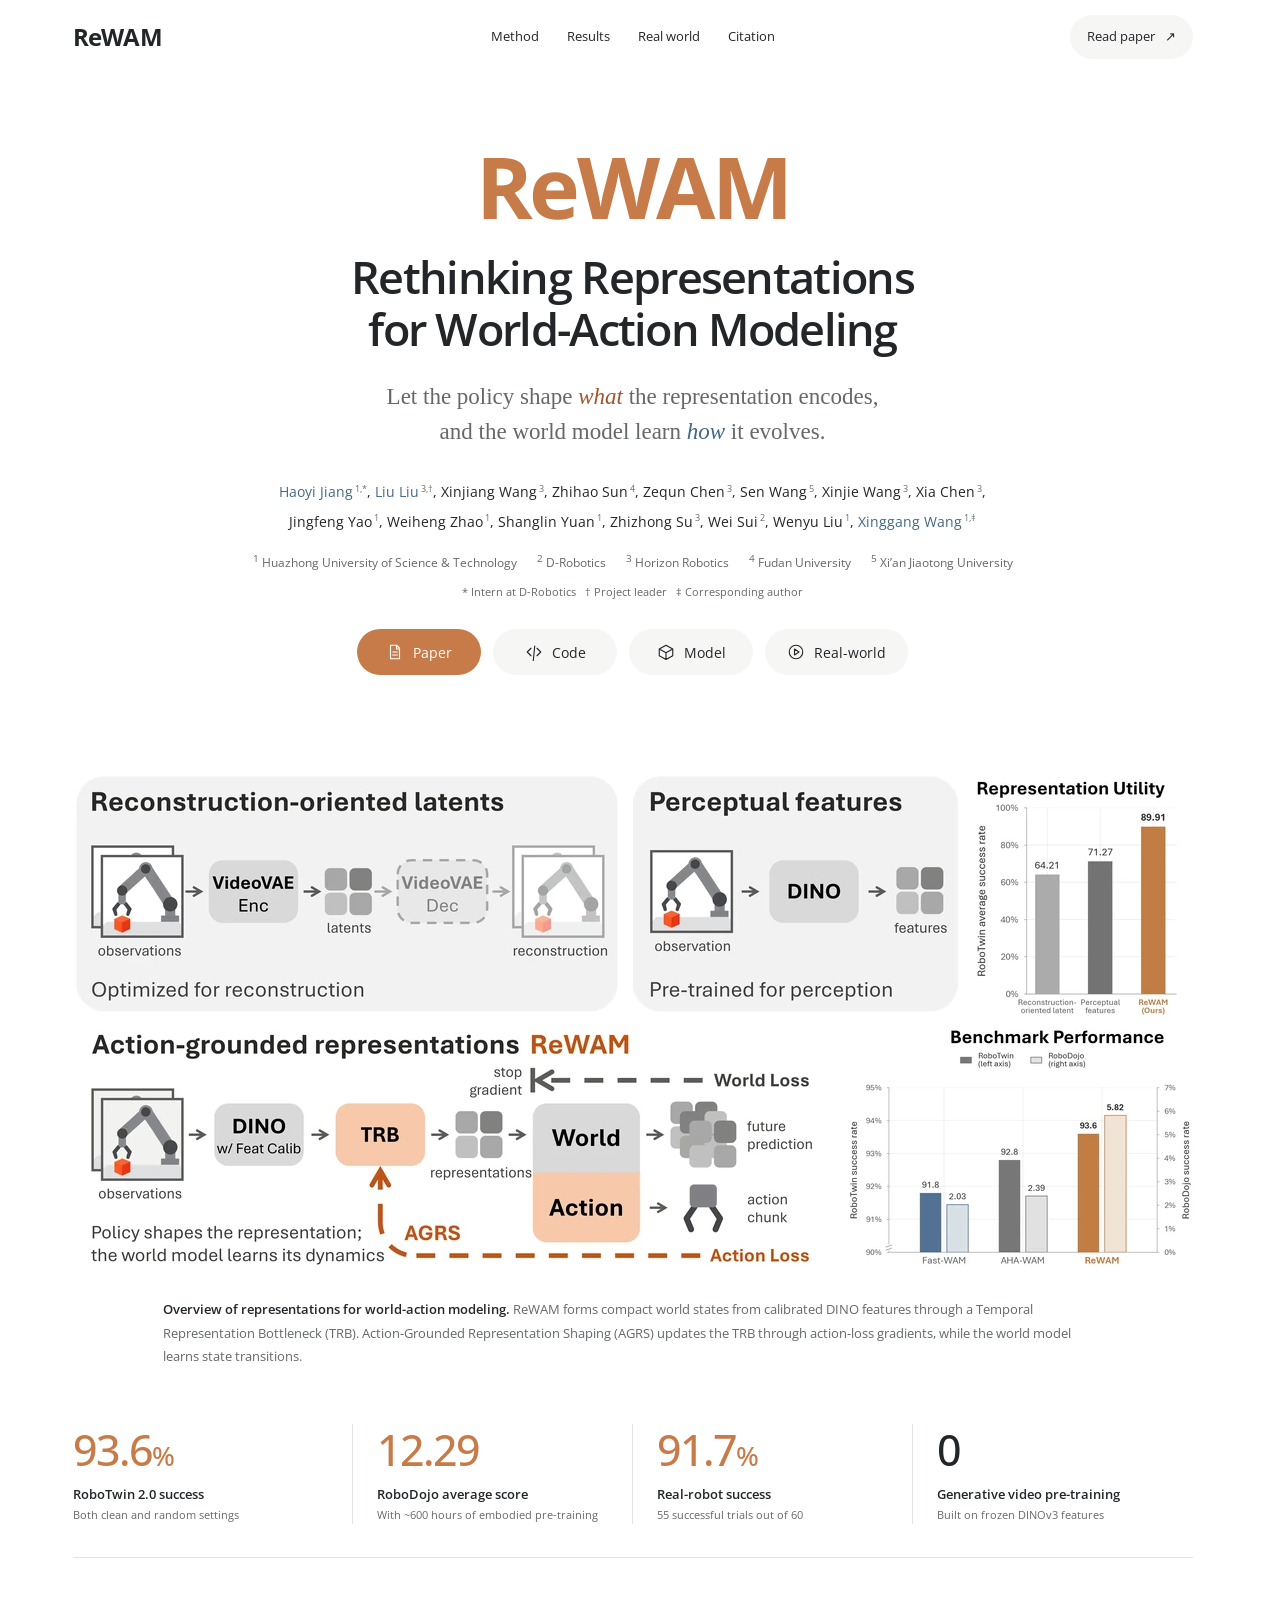
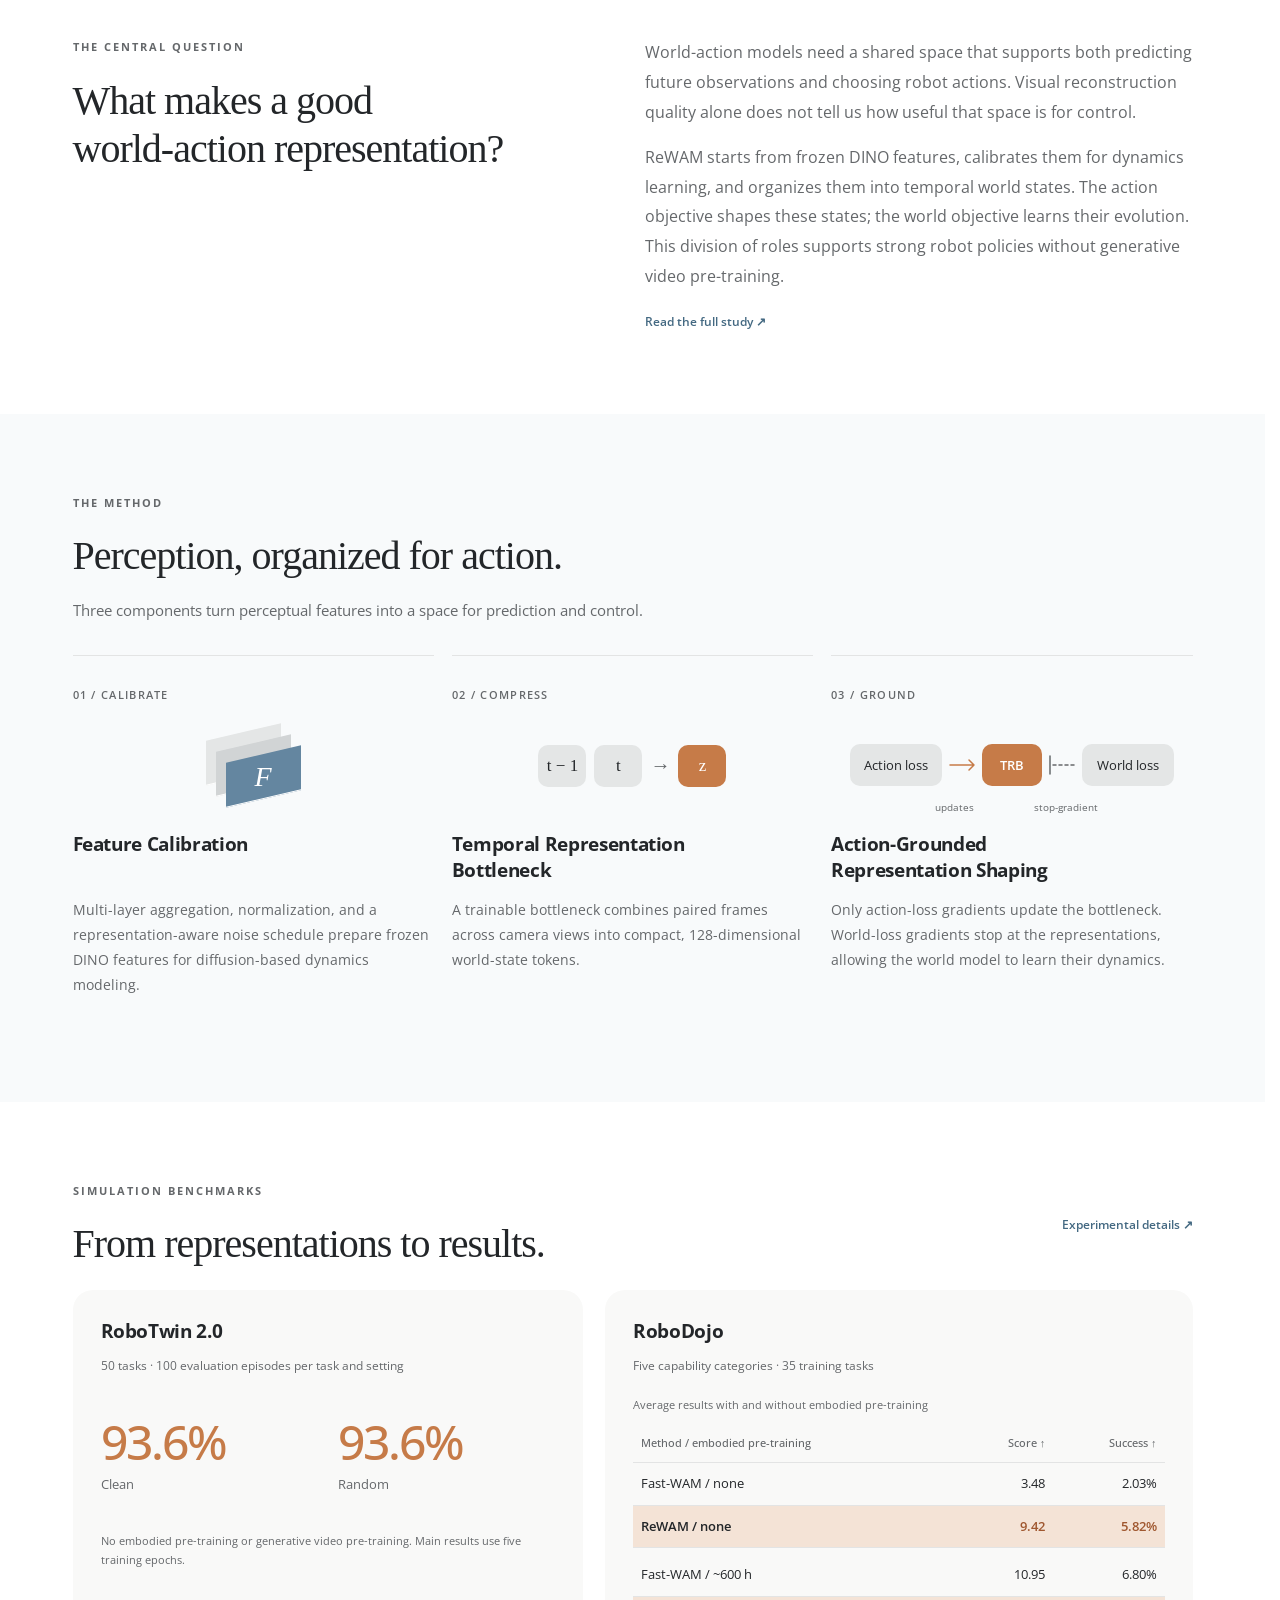
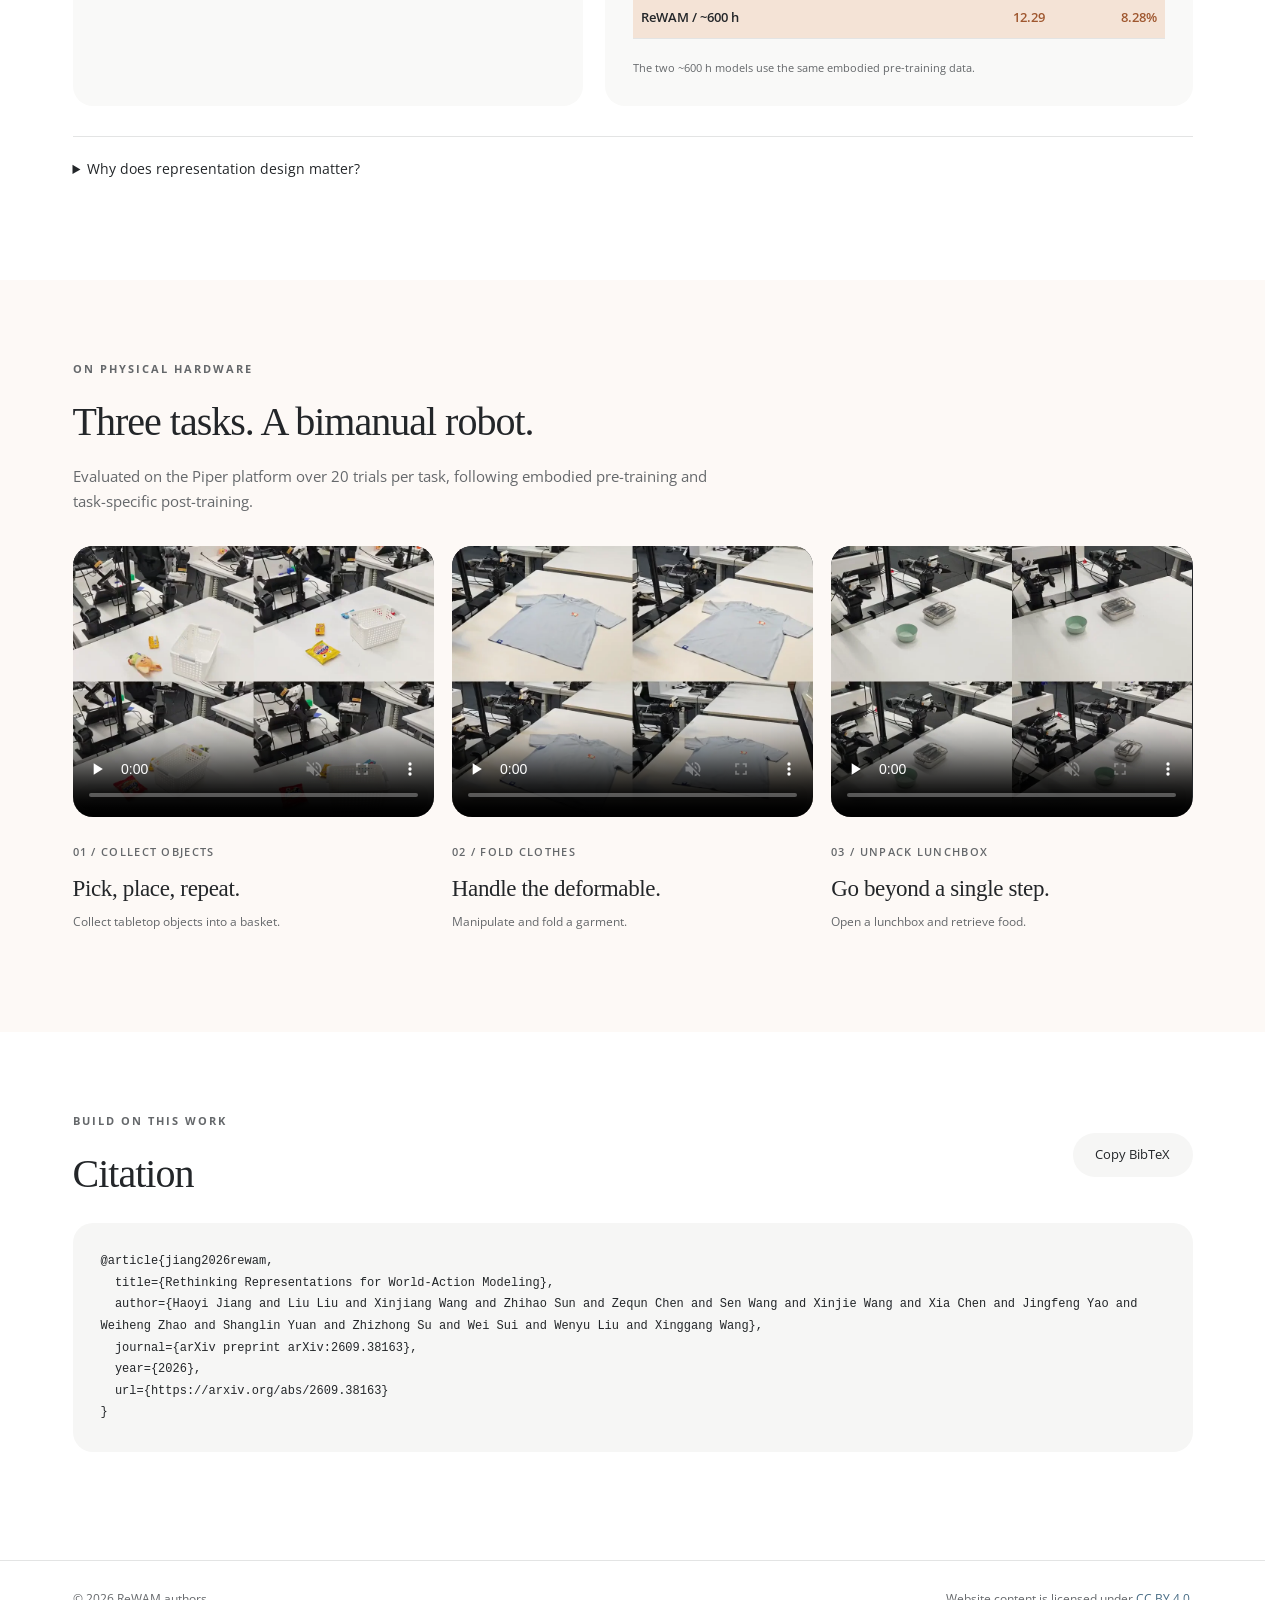
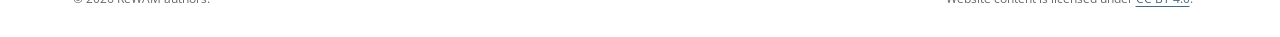
<file: index.html>
<!DOCTYPE html>
<html lang="en">
<head>
  <meta charset="utf-8">
  <meta name="viewport" content="width=device-width, initial-scale=1">
  <meta name="description" content="ReWAM: Rethinking Representations for World-Action Modeling. Action-grounded representations for robot policies and world prediction, without generative video pre-training.">
  <meta name="theme-color" content="#ffffff">
  <meta property="og:title" content="ReWAM — Rethinking Representations for World-Action Modeling">
  <meta property="og:description" content="Let the policy shape what the representation encodes, and the world model learn how it evolves.">
  <meta property="og:type" content="website">
  <!-- Public project URL follows the release README; update if deployment changes. -->
  <link rel="canonical" href="https://hustvl.github.io/ReWAM/">
  <link rel="sitemap" type="application/xml" href="./sitemap.xml">
  <meta property="og:url" content="https://hustvl.github.io/ReWAM/">
  <meta property="og:site_name" content="ReWAM">
  <meta property="og:image" content="https://hustvl.github.io/ReWAM/static/images/overview.png">
  <meta property="og:image:width" content="6509">
  <meta property="og:image:height" content="2944">
  <meta property="og:image:alt" content="ReWAM overview: action-grounded representations for world-action modeling">
  <meta name="twitter:card" content="summary_large_image">
  <meta name="twitter:title" content="ReWAM: Rethinking Representations for World-Action Modeling">
  <meta name="twitter:description" content="Action-grounded representations for robot policies and world prediction, without generative video pre-training.">
  <meta name="twitter:image" content="https://hustvl.github.io/ReWAM/static/images/overview.png">
  <meta name="twitter:image:alt" content="ReWAM method overview">
  <meta name="citation_title" content="Rethinking Representations for World-Action Modeling">
  <meta name="citation_author" content="Haoyi Jiang">
  <meta name="citation_author" content="Liu Liu">
  <meta name="citation_author" content="Xinjiang Wang">
  <meta name="citation_author" content="Zhihao Sun">
  <meta name="citation_author" content="Zequn Chen">
  <meta name="citation_author" content="Sen Wang">
  <meta name="citation_author" content="Xinjie Wang">
  <meta name="citation_author" content="Xia Chen">
  <meta name="citation_author" content="Jingfeng Yao">
  <meta name="citation_author" content="Weiheng Zhao">
  <meta name="citation_author" content="Shanglin Yuan">
  <meta name="citation_author" content="Zhizhong Su">
  <meta name="citation_author" content="Wei Sui">
  <meta name="citation_author" content="Wenyu Liu">
  <meta name="citation_author" content="Xinggang Wang">
  <meta name="citation_publication_date" content="2026/09/29">
  <script type="application/ld+json">
{
  "@context": "https://schema.org",
  "@type": "ScholarlyArticle",
  "@id": "https://hustvl.github.io/ReWAM/#paper",
  "name": "Rethinking Representations for World-Action Modeling",
  "headline": "Rethinking Representations for World-Action Modeling",
  "url": "https://hustvl.github.io/ReWAM/",
  "sameAs": "https://arxiv.org/abs/2609.38163",
  "identifier": "arXiv:2609.38163",
  "datePublished": "2026-09-29",
  "inLanguage": "en",
  "author": [
    {
      "@type": "Person",
      "name": "Haoyi Jiang"
    },
    {
      "@type": "Person",
      "name": "Liu Liu"
    },
    {
      "@type": "Person",
      "name": "Xinjiang Wang"
    },
    {
      "@type": "Person",
      "name": "Zhihao Sun"
    },
    {
      "@type": "Person",
      "name": "Zequn Chen"
    },
    {
      "@type": "Person",
      "name": "Sen Wang"
    },
    {
      "@type": "Person",
      "name": "Xinjie Wang"
    },
    {
      "@type": "Person",
      "name": "Xia Chen"
    },
    {
      "@type": "Person",
      "name": "Jingfeng Yao"
    },
    {
      "@type": "Person",
      "name": "Weiheng Zhao"
    },
    {
      "@type": "Person",
      "name": "Shanglin Yuan"
    },
    {
      "@type": "Person",
      "name": "Zhizhong Su"
    },
    {
      "@type": "Person",
      "name": "Wei Sui"
    },
    {
      "@type": "Person",
      "name": "Wenyu Liu"
    },
    {
      "@type": "Person",
      "name": "Xinggang Wang"
    }
  ],
  "image": "https://hustvl.github.io/ReWAM/static/images/overview.png",
  "description": "ReWAM calibrates frozen DINO features and forms compact temporal world states shaped by action-loss gradients for joint robot policy learning and world prediction.",
  "isAccessibleForFree": true,
  "encoding": {
    "@type": "MediaObject",
    "contentUrl": "https://arxiv.org/pdf/2609.38163",
    "encodingFormat": "application/pdf"
  }
}
  </script>
  <title>ReWAM | Rethinking Representations for World-Action Modeling</title>
  <link rel="icon" href="./static/images/favicon.svg?v=3" type="image/svg+xml">
  <link rel="stylesheet" href="./static/css/index.css?v=30">
  <script src="./static/js/index.js?v=11" defer></script>
</head>
<body>
<a class="skip-link" href="#main">Skip to content</a>
<header class="site-header">
  <nav class="nav wrap" aria-label="Main navigation">
    <a class="wordmark" href="#">ReWAM</a>
    <div class="nav-links"><a href="#method">Method</a><a href="#results">Results</a><a href="#real-world">Real world</a><a href="#citation">Citation</a></div>
    <a class="nav-paper" href="https://arxiv.org/abs/2609.38163">Read paper <span aria-hidden="true">↗</span></a>
  </nav>
</header>
<main id="main">
<section class="hero wrap">
  <h1><span class="hero-name">ReWAM</span><br>Rethinking Representations<br>for World-Action Modeling</h1>
  <p class="hero-subtitle">Let the policy shape <em>what</em> the representation encodes,<br class="desktop-break"> and the world model learn <em>how</em> it evolves.</p>
  <div class="authors"><span><a href="https://scholar.google.com/citations?user=_45BVtQAAAAJ">Haoyi Jiang</a><sup>1,*</sup></span>, <span><a href="https://scholar.google.com/citations?user=5XNNC64AAAAJ">Liu Liu</a><sup>3,†</sup></span>, <span>Xinjiang Wang<sup>3</sup></span>, <span>Zhihao Sun<sup>4</sup></span>, <span>Zequn Chen<sup>3</sup></span>, <span>Sen Wang<sup>5</sup></span>, <span>Xinjie Wang<sup>3</sup></span>, <span>Xia Chen<sup>3</sup></span>,<br> <span>Jingfeng Yao<sup>1</sup></span>, <span>Weiheng Zhao<sup>1</sup></span>, <span>Shanglin Yuan<sup>1</sup></span>, <span>Zhizhong Su<sup>3</sup></span>, <span>Wei Sui<sup>2</sup></span>, <span>Wenyu Liu<sup>1</sup></span>, <span><a href="https://xwcv.github.io/">Xinggang Wang</a><sup>1,‡</sup></span></div>
  <div class="affiliations"><span><sup>1</sup> Huazhong University of Science &amp; Technology</span><span><sup>2</sup> D-Robotics</span><span><sup>3</sup> Horizon Robotics</span><span><sup>4</sup> Fudan University</span><span><sup>5</sup> Xi’an Jiaotong University</span></div>
  <p class="author-notes">* Intern at D-Robotics &nbsp; † Project leader &nbsp; ‡ Corresponding author</p>
  <div class="publication-links" aria-label="Project resources">
    <a class="resource-link" href="https://arxiv.org/pdf/2609.38163"><svg viewBox="0 0 24 24" aria-hidden="true"><path d="M6 3h8l4 4v14H6z"/><path d="M14 3v5h4M9 12h6M9 16h6"/></svg><span>Paper</span></a>
    <a class="resource-link" href="https://github.com/hustvl/ReWAM"><svg viewBox="0 0 24 24" aria-hidden="true"><path d="m8 7-5 5 5 5m8-10 5 5-5 5m-3-13-2 20"/></svg><span>Code</span></a>
    <a class="resource-link" href="https://huggingface.co/hustvl/ReWAM"><svg viewBox="0 0 24 24" aria-hidden="true"><path d="m12 3 9 5-9 5-9-5zM3 8v9l9 5 9-5V8M12 13v9"/></svg><span>Model</span></a>
    <a class="resource-link" href="#real-world"><svg viewBox="0 0 24 24" aria-hidden="true"><circle cx="12" cy="12" r="9"/><path d="m10 8 6 4-6 4z"/></svg><span>Real-world</span></a>
  </div>
</section>
<section class="wrap overview" aria-label="Method overview">
  <figure><a href="./static/images/overview.png" aria-label="Open full-size ReWAM overview figure"><img src="./static/images/overview-1120.webp?v=2" srcset="./static/images/overview-1120.webp?v=2 1120w, ./static/images/overview-2240.webp?v=2 2240w" sizes="(max-width: 600px) calc(100vw - 32px), (max-width: 900px) calc(100vw - 40px), (max-width: 1184px) calc(100vw - 64px), 1120px" width="6509" height="2944" decoding="async" alt="Comparison of Video-VAE latents, frozen DINO features, and ReWAM. ReWAM calibrates DINO features and forms compact states through a Temporal Representation Bottleneck shaped by action-loss gradients."></a><figcaption><strong>Overview of representations for world-action modeling.</strong> ReWAM forms compact world states from calibrated DINO features through a Temporal Representation Bottleneck (TRB). Action-Grounded Representation Shaping (AGRS) updates the TRB through action-loss gradients, while the world model learns state transitions.</figcaption></figure>
</section>
<section class="wrap metrics" aria-label="Research highlights">
  <div><strong>93.6<span>%</span></strong><p>RoboTwin 2.0 success</p><small>Both clean and random settings</small></div>
  <div><strong>12.29</strong><p>RoboDojo average score</p><small>With ~600 hours of embodied pre-training</small></div>
  <div><strong>91.7<span>%</span></strong><p>Real-robot success</p><small>55 successful trials out of 60</small></div>
  <div><strong>0</strong><p>Generative video pre-training</p><small>Built on frozen DINOv3 features</small></div>
</section>
<section class="section wrap abstract" id="abstract">
  <div><p class="eyebrow">THE CENTRAL QUESTION</p><h2>What makes a good<br>world-action representation?</h2></div>
  <div class="prose"><p>World-action models need a shared space that supports both predicting future observations and choosing robot actions. Visual reconstruction quality alone does not tell us how useful that space is for control.</p><p>ReWAM starts from frozen DINO features, calibrates them for dynamics learning, and organizes them into temporal world states. The action objective shapes these states; the world objective learns their evolution. This division of roles supports strong robot policies without generative video pre-training.</p><a class="text-link" href="https://arxiv.org/html/2609.38163v1">Read the full study <span aria-hidden="true">↗</span></a></div>
</section>
<section class="tinted" id="method"><div class="section wrap">
  <p class="eyebrow">THE METHOD</p><h2>Perception, organized for action.</h2><p class="section-lead">Three components turn perceptual features into a space for prediction and control.</p>
  <div class="method-grid">
    <article class="method-card"><span class="step">01 / CALIBRATE</span><div class="mini-visual layers" aria-hidden="true"><i></i><i></i><i></i><b>F</b></div><h3>Feature Calibration</h3><p>Multi-layer aggregation, normalization, and a representation-aware noise schedule prepare frozen DINO features for diffusion-based dynamics modeling.</p></article>
    <article class="method-card"><span class="step">02 / COMPRESS</span><div class="mini-visual tokens" aria-hidden="true"><span>t − 1</span><span>t</span><b>→</b><span>z</span></div><h3>Temporal Representation Bottleneck</h3><p>A trainable bottleneck combines paired frames across camera views into compact, 128-dimensional world-state tokens.</p></article>
    <article class="method-card"><span class="step">03 / GROUND</span><div class="mini-visual gradients">
      <svg viewBox="0 0 340 105" role="img" aria-labelledby="agrs-diagram-title">
        <title id="agrs-diagram-title">Action-loss gradients update the TRB; world-loss gradients stop before the TRB.</title>
        <g transform="translate(0 13)">
        <g fill="var(--gray-module)">
          <rect x="8" y="18" width="92" height="42" rx="10"/>
          <rect x="140" y="18" width="60" height="42" rx="10" fill="var(--orange)"/>
        </g>
        <rect x="240" y="18" width="92" height="42" rx="10" fill="var(--gray-module)"/>
        <g class="gradient-label" fill="currentColor" text-anchor="middle">
          <text x="54" y="44">Action loss</text><text class="gradient-state" x="170" y="44">TRB</text><text x="286" y="44">World loss</text>
        </g>
        <g fill="none" stroke-width="1.5" stroke-linecap="round" stroke-linejoin="round">
          <path d="M108 39h24m-5-5 5 5-5 5" stroke="var(--orange)"/>
          <path d="M232 39h-24" stroke="var(--gray)" stroke-dasharray="3 3"/>
          <path d="M208 30v18" stroke="var(--gray)"/>
        </g>
        <g class="gradient-note" text-anchor="middle">
          <text x="112" y="85">updates</text><text x="224" y="85">stop-gradient</text>
        </g>
        </g>
      </svg>
    </div><h3>Action-Grounded Representation Shaping</h3><p>Only action-loss gradients update the bottleneck. World-loss gradients stop at the representations, allowing the world model to learn their dynamics.</p></article>
  </div>
</div></section>
<section class="section wrap" id="results">
  <div class="section-heading"><div><p class="eyebrow">SIMULATION BENCHMARKS</p><h2>From representations to results.</h2></div><a class="text-link" href="https://arxiv.org/html/2609.38163v1#S4">Experimental details ↗</a></div>
  <div class="results-grid"><article class="result-panel"><h3>RoboTwin 2.0</h3><p>50 tasks · 100 evaluation episodes per task and setting</p><div class="score-pair"><div><strong>93.6%</strong><span>Clean</span></div><div><strong>93.6%</strong><span>Random</span></div></div><p class="panel-note">No embodied pre-training or generative video pre-training. Main results use five training epochs.</p></article>
  <article class="result-panel"><h3>RoboDojo</h3><p>Five capability categories · 35 training tasks</p><div class="table-scroll" role="region" aria-label="RoboDojo results" tabindex="0"><table><caption>Average results with and without embodied pre-training</caption><thead><tr><th scope="col">Method / embodied pre-training</th><th scope="col">Score ↑</th><th scope="col">Success ↑</th></tr></thead><tbody><tr><th scope="row">Fast-WAM / none</th><td>3.48</td><td>2.03%</td></tr><tr class="ours"><th scope="row">ReWAM / none</th><td>9.42</td><td>5.82%</td></tr><tr><th scope="row">Fast-WAM / ~600 h</th><td>10.95</td><td>6.80%</td></tr><tr class="ours"><th scope="row">ReWAM / ~600 h</th><td>12.29</td><td>8.28%</td></tr></tbody></table></div><p class="panel-note">The two ~600 h models use the same embodied pre-training data.</p></article></div>
  <details class="ablation"><summary>Why does representation design matter?</summary><div class="ablation-content"><p>RoboTwin 2.0 success rates under a matched <strong>one-epoch</strong> budget. These experiments use a different budget from the main results above.</p><div class="table-scroll" role="region" aria-label="Representation ablations" tabindex="0"><table><thead><tr><th scope="col">Representation</th><th scope="col">Clean ↑</th><th scope="col">Random ↑</th></tr></thead><tbody><tr><th scope="row">Raw DINO features</th><td>71.00%</td><td>71.54%</td></tr><tr><th scope="row">Feature Calibration</th><td>83.90%</td><td>83.03%</td></tr><tr><th scope="row">Fixed random temporal projection</th><td>86.76%</td><td>85.94%</td></tr><tr class="ours"><th scope="row">ReWAM with AGRS</th><td>90.70%</td><td>89.12%</td></tr></tbody></table></div></div></details>
</section>
<section class="tinted" id="real-world"><div class="section wrap">
  <p class="eyebrow">ON PHYSICAL HARDWARE</p><h2>Three tasks. A bimanual robot.</h2><p class="section-lead">Evaluated on the Piper platform over 20 trials per task, following embodied pre-training and task-specific post-training.</p>
  <div class="demo-grid">
    <article class="demo-card"><video controls muted loop playsinline preload="none" width="960" height="720" poster="./static/images/collect_objects-poster.webp" aria-label="Collect objects: robot demonstration"><source src="./static/videos/collect_objects.mp4" type="video/mp4"><a href="./static/videos/collect_objects.mp4">Download the collect objects demonstration</a></video><div class="demo-copy"><span class="step">01 / COLLECT OBJECTS</span><h3>Pick, place, repeat.</h3><p>Collect tabletop objects into a basket.</p></div></article>
    <article class="demo-card"><video controls muted loop playsinline preload="none" width="960" height="720" poster="./static/images/fold_clothes-poster.webp" aria-label="Fold clothes: robot demonstration"><source src="./static/videos/fold_clothes.mp4" type="video/mp4"><a href="./static/videos/fold_clothes.mp4">Download the fold clothes demonstration</a></video><div class="demo-copy"><span class="step">02 / FOLD CLOTHES</span><h3>Handle the deformable.</h3><p>Manipulate and fold a garment.</p></div></article>
    <article class="demo-card"><video controls muted loop playsinline preload="none" width="960" height="720" poster="./static/images/unpack_lunchbox-poster.webp" aria-label="Unpack lunchbox: robot demonstration"><source src="./static/videos/unpack_lunchbox.mp4" type="video/mp4"><a href="./static/videos/unpack_lunchbox.mp4">Download the unpack lunchbox demonstration</a></video><div class="demo-copy"><span class="step">03 / UNPACK LUNCHBOX</span><h3>Go beyond a single step.</h3><p>Open a lunchbox and retrieve food.</p></div></article>
  </div>
</div></section>
<section class="section wrap citation-section" id="citation"><div class="section-heading"><div><p class="eyebrow">BUILD ON THIS WORK</p><h2>Citation</h2></div><button class="button copy-button" type="button" data-copy-citation>Copy BibTeX</button></div><pre><code id="bibtex">@article{jiang2026rewam,
  title={Rethinking Representations for World-Action Modeling},
  author={Haoyi Jiang and Liu Liu and Xinjiang Wang and Zhihao Sun and Zequn Chen and Sen Wang and Xinjie Wang and Xia Chen and Jingfeng Yao and Weiheng Zhao and Shanglin Yuan and Zhizhong Su and Wei Sui and Wenyu Liu and Xinggang Wang},
  journal={arXiv preprint arXiv:2609.38163},
  year={2026},
  url={https://arxiv.org/abs/2609.38163}
}</code></pre><p class="copy-status" role="status" aria-live="polite"></p></section>
</main>
<footer class="site-footer">
  <div class="wrap footer-content">
    <p>© 2026 ReWAM authors.</p>
    <p>Website content is licensed under <a rel="license" href="https://creativecommons.org/licenses/by/4.0/">CC BY 4.0</a>.</p>
  </div>
</footer>
</body>
</html>
</file>
<file: static/css/index.css>
/* Bundled Open Sans keeps sans-serif typography consistent across devices. */
@font-face {
  font-family:'Open Sans';
  src:url('../fonts/OpenSansVariable.ttf') format('truetype');
  font-style:normal;
  font-weight:300 800;
  font-display:swap;
}
:root {
  /* Warm ochre-orange leads; muted steel blue supports.
     Ink tones keep small colored text readable; soft tones separate sections.
     Near-neutral grays bridge the warm and cool surfaces, with stronger
     structural grays for diagram modules. */
  --ink:#232629;
  --paper:#ffffff;
  --gray:#65686b;
  --gray-line:#e3e4e4;
  --gray-soft:#f6f6f5;
  --gray-panel:#f9f9f8;
  --gray-module:#e4e6e6;
  --gray-layer:#d1d4d5;
  --blue:#6486a0;
  --blue-ink:#446982;
  --blue-soft:#f8fafb;
  --orange:#c67b48;
  --orange-ink:#9f572f;
  --orange-soft:#fdf9f6;
  --orange-highlight:#f4e3d6;
  --on-orange:var(--paper);
  --muted:var(--gray);
  --line:var(--gray-line);
  --accent:var(--blue-ink);
  --radius-card:20px;
  --radius-token:10px;
  --radius-pill:999px;
  --serif:Georgia,'Times New Roman',serif;
  --sans:'Open Sans',Arial,Helvetica,sans-serif;
}
* {
  box-sizing:border-box;
}
html {
  background:var(--paper);
  color-scheme:light;
  scroll-behavior:smooth;
  scroll-padding-top:88px;
  scrollbar-gutter:stable;
}
body {
  margin:0;
  background:var(--paper);
  color:var(--ink);
  font-family:var(--sans);
  font-optical-sizing:auto;
  font-size:16px;
  line-height:1.65;
}
a {
  color:inherit;
  text-decoration:none;
}
button {
  font:inherit;
}
a,button,summary {
  -webkit-tap-highlight-color:transparent;
}
a:focus-visible,button:focus-visible,summary:focus-visible,[tabindex]:focus-visible {
  outline:3px solid var(--accent);
  outline-offset:5px;
}
img {
  display:block;
  max-width:100%;
  height:auto;
}
.wrap {
  width:min(1120px,calc(100% - 64px));
  margin-inline:auto;
}
.skip-link {
  position:fixed;
  top:-80px;
  left:20px;
  z-index:20;
  padding:10px;
  background:var(--ink);
  color:var(--paper);
}
.skip-link:focus {
  top:8px;
}
.site-header {
  position:sticky;
  top:0;
  z-index:10;
  background:var(--paper);
}
.nav {
  height:74px;
  display:grid;
  grid-template-columns:1fr auto 1fr;
  align-items:center;
  gap:24px;
}
.wordmark {
  justify-self:start;
  font-size:24px;
  font-weight:700;
  letter-spacing:-.7px;
  line-height:1;
  display:inline-flex;
  align-items:center;
  min-height:44px;
}
.nav-links {
  display:flex;
  gap:28px;
  font-size:13px;
}
.nav-links a {
  position:relative;
  display:inline-flex;
  align-items:center;
  min-height:44px;
}
.nav-links a[aria-current="location"] {
  color:var(--orange);
}
.nav-links a::after {
  content:"";
  position:absolute;
  inset:auto 0 3px;
  height:2px;
  border-radius:2px;
  background:var(--orange);
  transform:scaleX(0);
  transition:transform .15s;
}
.nav-links a[aria-current="location"]::after {
  transform:scaleX(1);
}
.nav-links a:hover {
  color:var(--orange);
}
.text-link:hover {
  color:var(--accent);
  text-decoration:underline;
  text-underline-offset:5px;
}
.nav-paper {
  justify-self:end;
  display:inline-flex;
  align-items:center;
  justify-content:center;
  gap:10px;
  min-height:44px;
  padding:10px 17px;
  border-radius:var(--radius-pill);
  background:var(--gray-soft);
  color:var(--ink);
  font-size:13px;
  transition:background .15s;
}
.nav-paper:hover {
  background:var(--gray-line);
}
.hero {
  text-align:center;
  padding:65px 0 54px;
}
.eyebrow {
  font-size:11px;
  letter-spacing:2px;
  font-weight:700;
  color:var(--muted);
  margin:0 0 20px;
}
h1 {
  font-size:clamp(30px,3.5vw,48px);
  line-height:1.17;
  letter-spacing:-1.7px;
  margin:0;
  font-weight:600;
  text-wrap:balance;
}
.hero-name {
  display:inline-block;
  font-size:clamp(60px,7vw,86px);
  letter-spacing:-3.5px;
  line-height:1.1;
  margin-bottom:17px;
  color:var(--orange);
  font-weight:700;
}
.hero-subtitle {
  text-wrap:balance;
  font-family:var(--serif);
  font-size:23px;
  line-height:1.5;
  margin:25px 0 28px;
  color:var(--muted);
}
.hero-subtitle em {
  color:var(--orange-ink);
}
.hero-subtitle em:last-of-type {
  color:var(--blue-ink);
}
.authors {
  font-size:14px;
  line-height:2.1;
  max-width:910px;
  margin:auto;
}
.authors span {
  display:inline-block;
  white-space:nowrap;
}
.authors a {
  color:var(--blue-ink);
}
.authors a:hover {
  text-decoration:underline;
  text-underline-offset:4px;
}
.authors sup {
  font-size:9px;
  margin-left:2px;
  color:var(--muted);
}
.affiliations {
  display:flex;
  flex-wrap:wrap;
  justify-content:center;
  gap:2px 20px;
  max-width:900px;
  margin:14px auto 0;
  color:var(--muted);
  font-size:12px;
}
.affiliations sup {
  color:var(--muted);
}
.author-notes {
  font-size:11px;
  color:var(--muted);
  margin:10px 0 25px;
}
.publication-links {
  display:flex;
  justify-content:center;
  align-items:center;
  gap:12px;
  flex-wrap:wrap;
  margin-top:28px;
}
.resource-link {
  display:inline-flex;
  align-items:center;
  justify-content:center;
  gap:9px;
  min-height:46px;
  min-width:124px;
  padding:10px 22px;
  white-space:nowrap;
  border:0;
  border-radius:var(--radius-pill);
  background:var(--gray-soft);
  color:var(--ink);
  font-size:14px;
  transition:background .15s;
  cursor:pointer;
}
.resource-link:hover {
  background:var(--gray-line);
}
.resource-link:first-child {
  background:var(--orange);
  color:var(--on-orange);
}
.resource-link:first-child:hover {
  background:var(--orange-ink);
  color:var(--paper);
}
.resource-link svg {
  width:18px;
  height:18px;
  flex-shrink:0;
  fill:none;
  stroke:currentColor;
  stroke-width:1.5;
  stroke-linecap:round;
  stroke-linejoin:round;
}
.button {
  display:inline-flex;
  align-items:center;
  justify-content:center;
  min-height:44px;
  padding:10px 18px;
  border:0;
  border-radius:var(--radius-pill);
  background:var(--gray-soft);
  color:var(--ink);
  font-size:13px;
  cursor:pointer;
  transition:background .15s;
}
.button:hover {
  background:var(--gray-line);
}
.copy-button {
  min-width:120px;
}
.overview {
  border:0;
  background:var(--paper);
  border-radius:0;
  padding:22px 0 18px;
}
figure {
  margin:20px 0 0;
}
figure img {
  width:100%;
}
figure > a {
  display:block;
  border-radius:var(--radius-token);
}
figure > a:hover {
  cursor:zoom-in;
}
figcaption {
  max-width:940px;
  margin:20px auto 0;
  text-align:left;
  font-size:13px;
  line-height:1.8;
  color:var(--muted);
}
figcaption strong {
  color:var(--ink);
  font-weight:600;
}
.metrics {
  display:grid;
  grid-template-columns:repeat(4,1fr);
  padding:38px 0 33px;
  border-bottom:1px solid var(--line);
}
.metrics>div {
  padding:0 24px;
  border-right:1px solid var(--line);
}
.metrics>div:first-child {
  padding-left:0;
}
.metrics>div:last-child {
  border:0;
  padding-right:0;
}
.metrics strong {
  font-size:43px;
  font-variant-numeric:tabular-nums;
  letter-spacing:-2px;
  line-height:1.2;
  font-weight:500;
  color:var(--orange);
}
.metrics>div:last-child strong {
  color:var(--ink);
}
.metrics strong span {
  font-size:27px;
}
.metrics p {
  font-size:13px;
  font-weight:600;
  margin:8px 0 1px;
}
.metrics small {
  font-size:11px;
  color:var(--muted);
  display:block;
}
.section {
  padding-block:80px;
}
h2 {
  text-wrap:balance;
  font-family:var(--serif);
  font-size:clamp(29px,3.2vw,40px);
  font-weight:400;
  line-height:1.2;
  letter-spacing:-1px;
  margin:0 0 18px;
}
h3 {
  font-size:19px;
  line-height:1.4;
  margin:0 0 12px;
  letter-spacing:-.35px;
}
.abstract {
  display:grid;
  grid-template-columns:1fr 1.1fr;
  gap:75px;
}
.prose p {
  font-size:16px;
  color:var(--muted);
  margin:0 0 16px;
  line-height:1.85;
}
.text-link {
  font-size:12px;
  font-weight:600;
  color:var(--accent);
}
.tinted {
  background:var(--blue-soft);
}
#real-world {
  background:var(--orange-soft);
}
.section-lead {
  font-size:15px;
  color:var(--muted);
  max-width:670px;
  margin:0 0 32px;
}
.method-grid {
  display:grid;
  grid-template-columns:repeat(3,1fr);
  gap:18px;
}
.method-card {
  padding:24px 0;
  background:transparent;
  border:0;
  border-top:1px solid var(--line);
  border-radius:0;
}
.step {
  font-size:11px;
  letter-spacing:1.3px;
  color:var(--muted);
  font-weight:600;
}
.method-card h3 {
  font-size:19px;
  max-width:280px;
  min-height:54px;
}
.method-card p {
  font-size:14px;
  color:var(--muted);
  margin:0;
  line-height:1.8;
}
.mini-visual {
  height:100px;
  display:flex;
  align-items:center;
  justify-content:center;
  gap:8px;
  color:var(--ink);
  font-family:var(--serif);
  margin:10px 0 15px;
}
.layers {
  position:relative;
}
.layers i {
  position:absolute;
  width:75px;
  height:45px;
  transform:skewY(-13deg);
  background:var(--gray-layer);
  border-bottom:1px solid var(--paper);
}
.layers i:nth-child(1) {
  margin-top:-22px;
  margin-left:-20px;
  background:var(--gray-module);
}
.layers i:nth-child(2) {
  margin-top:0;
}
.layers i:nth-child(3) {
  margin-top:22px;
  margin-left:20px;
  background:var(--blue);
}
.layers b {
  z-index:1;
  transform:translate(10px,11px);
  color:var(--paper);
  font-size:28px;
  font-weight:500;
  font-style:italic;
}
.tokens span {
  display:inline-flex;
  align-items:center;
  justify-content:center;
  width:48px;
  height:42px;
  flex:0 0 48px;
  border:0;
  border-radius:var(--radius-token);
  padding:0;
  background:var(--gray-module);
  color:var(--ink);
  font-size:17px;
  line-height:1;
}
.tokens b {
  color:var(--gray);
  font-size:20px;
  font-weight:400;
}
.tokens span:last-child {
  background:var(--orange);
  color:var(--on-orange);
}
.gradients {
  font-family:var(--sans);
}
.gradients svg {
  display:block;
  width:100%;
  max-width:340px;
  height:105px;
  overflow:visible;
}
.gradient-label {
  fill:var(--ink);
  font-size:13px;
}
.gradient-state {
  fill:var(--on-orange);
  font-weight:600;
}
.gradient-note {
  font-size:10px;
  fill:var(--muted);
}
.section-heading {
  display:flex;
  align-items:center;
  justify-content:space-between;
  gap:25px;
  margin-bottom:22px;
}
.section-heading h2 {
  margin-bottom:0;
}
.results-grid {
  display:grid;
  grid-template-columns:1fr 1.15fr;
  gap:22px;
}
.result-panel {
  min-width:0;
  border:0;
  border-radius:var(--radius-card);
  background:var(--gray-panel);
  padding:28px;
}
.result-panel>p {
  font-size:12px;
  color:var(--muted);
  margin:0 0 20px;
}
.score-pair {
  display:grid;
  grid-template-columns:1fr 1fr;
  margin:35px 0 37px;
  gap:20px;
}
.score-pair>div {
  display:flex;
  flex-direction:column;
}
.score-pair strong {
  font-size:48px;
  font-variant-numeric:tabular-nums;
  letter-spacing:-2px;
  color:var(--orange);
  font-weight:500;
  line-height:1.3;
}
.score-pair span {
  font-size:13px;
  color:var(--muted);
}
.result-panel .panel-note {
  font-size:11px;
  margin:20px 0 0;
  line-height:1.7;
}
.table-scroll {
  max-width:100%;
  overflow-x:auto;
  overscroll-behavior-x:contain;
}
table {
  width:100%;
  border-collapse:collapse;
  font-size:13px;
  white-space:nowrap;
  text-align:right;
  font-variant-numeric:tabular-nums;
}
caption {
  text-align:left;
  white-space:normal;
  font-size:11px;
  color:var(--muted);
  padding:0 0 10px;
}
th,td {
  padding:10px 8px;
  border-bottom:1px solid var(--line);
}
thead th {
  font-size:11px;
  color:var(--muted);
  font-weight:500;
}
th:first-child {
  text-align:left;
  white-space:normal;
}
tbody th {
  font-weight:400;
}
.ours {
  background:var(--orange-highlight);
  color:var(--ink);
}
.ours th,.ours td {
  font-weight:600;
}
.ours td {
  color:var(--orange-ink);
}
.result-panel tbody tr:nth-child(2)>* {
  border-bottom-color:var(--gray-line);
}
.result-panel tbody tr:nth-child(3)>* {
  padding-top:16px;
}
.ablation {
  margin-top:30px;
  border:0;
  border-top:1px solid var(--line);
  border-radius:0;
}
.ablation summary {
  cursor:pointer;
  padding:20px 0;
  font-size:14px;
}
.ablation-content {
  padding:0 0 24px;
}
.ablation-content p {
  font-size:12px;
  color:var(--muted);
}
.demo-grid {
  display:grid;
  grid-template-columns:repeat(3,1fr);
  gap:18px;
}
.demo-card {
  border:0;
  border-radius:0;
  overflow:hidden;
  background:transparent;
}
.demo-copy {
  padding:20px 0;
}
.demo-copy h3 {
  font-family:var(--serif);
  font-weight:400;
  margin:10px 0 7px;
  font-size:23px;
}
.demo-copy p {
  font-size:12px;
  color:var(--muted);
  margin:0;
}
.demo-card video {
  display:block;
  width:100%;
  height:auto;
  aspect-ratio:4/3;
  object-fit:contain;
  background:var(--ink);
  border-radius:var(--radius-card);
}
pre {
  margin:25px 0 0;
  padding:28px;
  background:var(--gray-soft);
  border:0;
  border-radius:var(--radius-card);
  overflow:auto;
  font-size:12px;
  line-height:1.8;
  color:var(--ink);
  tab-size:2;
  white-space:pre-wrap;
  overflow-wrap:anywhere;
}
.copy-status {
  min-height:20px;
  font-size:12px;
  color:var(--accent);
  margin:8px 0 0;
}
.site-footer {
  border-top:1px solid var(--line);
  padding-block:28px;
  color:var(--muted);
  font-size:12px;
}
.footer-content {
  display:flex;
  align-items:center;
  justify-content:space-between;
  flex-wrap:wrap;
  gap:12px 24px;
}
.site-footer p {
  margin:0;
}
.site-footer a {
  color:var(--blue-ink);
  text-decoration:underline;
  text-underline-offset:3px;
}
.site-footer a:hover {
  text-decoration-thickness:2px;
}
@media(min-width:1400px) {
  .hero {
    padding-top:80px;
  }
}
@media(max-width:900px) {
  .wrap {
    width:calc(100% - 40px);
  }
  .abstract {
    gap:35px;
  }
  .method-grid {
    gap:12px;
  }
  .method-card {
    padding:22px 0;
  }
  .metrics strong {
    font-size:35px;
  }
  .metrics>div {
    padding:0 14px;
  }
  .metrics small {
    font-size:10px;
  }
  .results-grid {
    grid-template-columns:1fr;
  }
  .method-card {
    display:grid;
    grid-template-rows:auto 135px 84px auto;
    align-content:start;
  }
  .method-card h3 {
    min-height:0;
  }
  .demo-grid {
    gap:12px;
  }
  .demo-copy {
    padding:18px 0;
  }
  .hero {
    padding-top:45px;
  }
}
@media(max-width:760px) {
  .method-grid,.demo-grid { grid-template-columns:1fr; }
  .method-card { display:block; }
  .method-card h3 { min-height:0; max-width:none; }
}
@media(max-width:600px) {
  .wrap { width:calc(100% - 32px); }
  .nav { display:flex; justify-content:space-between; height:62px; gap:12px; }
  .nav-links { gap:12px; font-size:11px; }
  .nav-paper { display:none; }
  .wordmark { font-size:22px; }
  .hero { padding:38px 0; }
  .eyebrow { font-size:10px; letter-spacing:1.5px; }
  h1 { font-size:29px; letter-spacing:-1px; }
  .hero-name { font-size:65px; letter-spacing:-3px; }
  .hero-subtitle { font-size:19px; }
  .desktop-break { display:none; }
  .authors { font-size:12px; }
  .authors br { display:none; }
  .affiliations { font-size:11px; gap:3px 12px; }
  .author-notes { font-size:10px; text-wrap:balance; }
  .publication-links {
    display:grid;
    grid-template-columns:repeat(2,minmax(0,1fr));
    width:100%;
    max-width:360px;
    margin-inline:auto;
    gap:10px;
  }
  .resource-link { min-width:0; font-size:13px; padding:10px 14px; }
  .button { padding:10px 16px; font-size:12px; min-height:44px; }
  .overview { padding:15px 0; }
  figcaption { font-size:12px; }
  .metrics { grid-template-columns:1fr 1fr; gap:25px 0; padding-block:27px; }
  .metrics>div,.metrics>div:first-child { padding:0 14px; }
  .metrics>div:nth-child(2) { border:0; }
  .metrics strong { font-size:37px; }
  .metrics p { font-size:12px; }
  .metrics small { font-size:11px; }
  .section { padding-block:48px; }
  .abstract { grid-template-columns:1fr; gap:10px; }
  h2 { font-size:32px; }
  .abstract h2 br { display:none; }
  .method-grid,.demo-grid { grid-template-columns:1fr; }
  .method-card { display:block; padding:24px 0; }
  .method-card h3 { min-height:0; max-width:none; }
  .mini-visual { height:90px; }
  .method-card p { font-size:14px; }
  .section-heading { align-items:flex-start; flex-wrap:wrap; }
  .result-panel { padding:22px; }
  .score-pair { margin-block:25px; }
  .score-pair strong { font-size:44px; }
  .ablation summary { font-size:12px; padding:18px 0; }
  .ablation-content { padding:0 0 18px; }
  .demo-copy h3 { font-size:25px; }
  pre { padding:18px; font-size:12px; }
  .citation-section .section-heading { flex-wrap:nowrap; }
  .copy-button { white-space:nowrap; }
}
@media(max-width:360px) {
  .wordmark { font-size:20px; }
  .nav-links { gap:8px; font-size:10px; }
  h1 { font-size:26px; }
}
@media(prefers-reduced-motion:reduce) {
  html { scroll-behavior:auto; }
  * { transition:none!important; }
}
</file>
